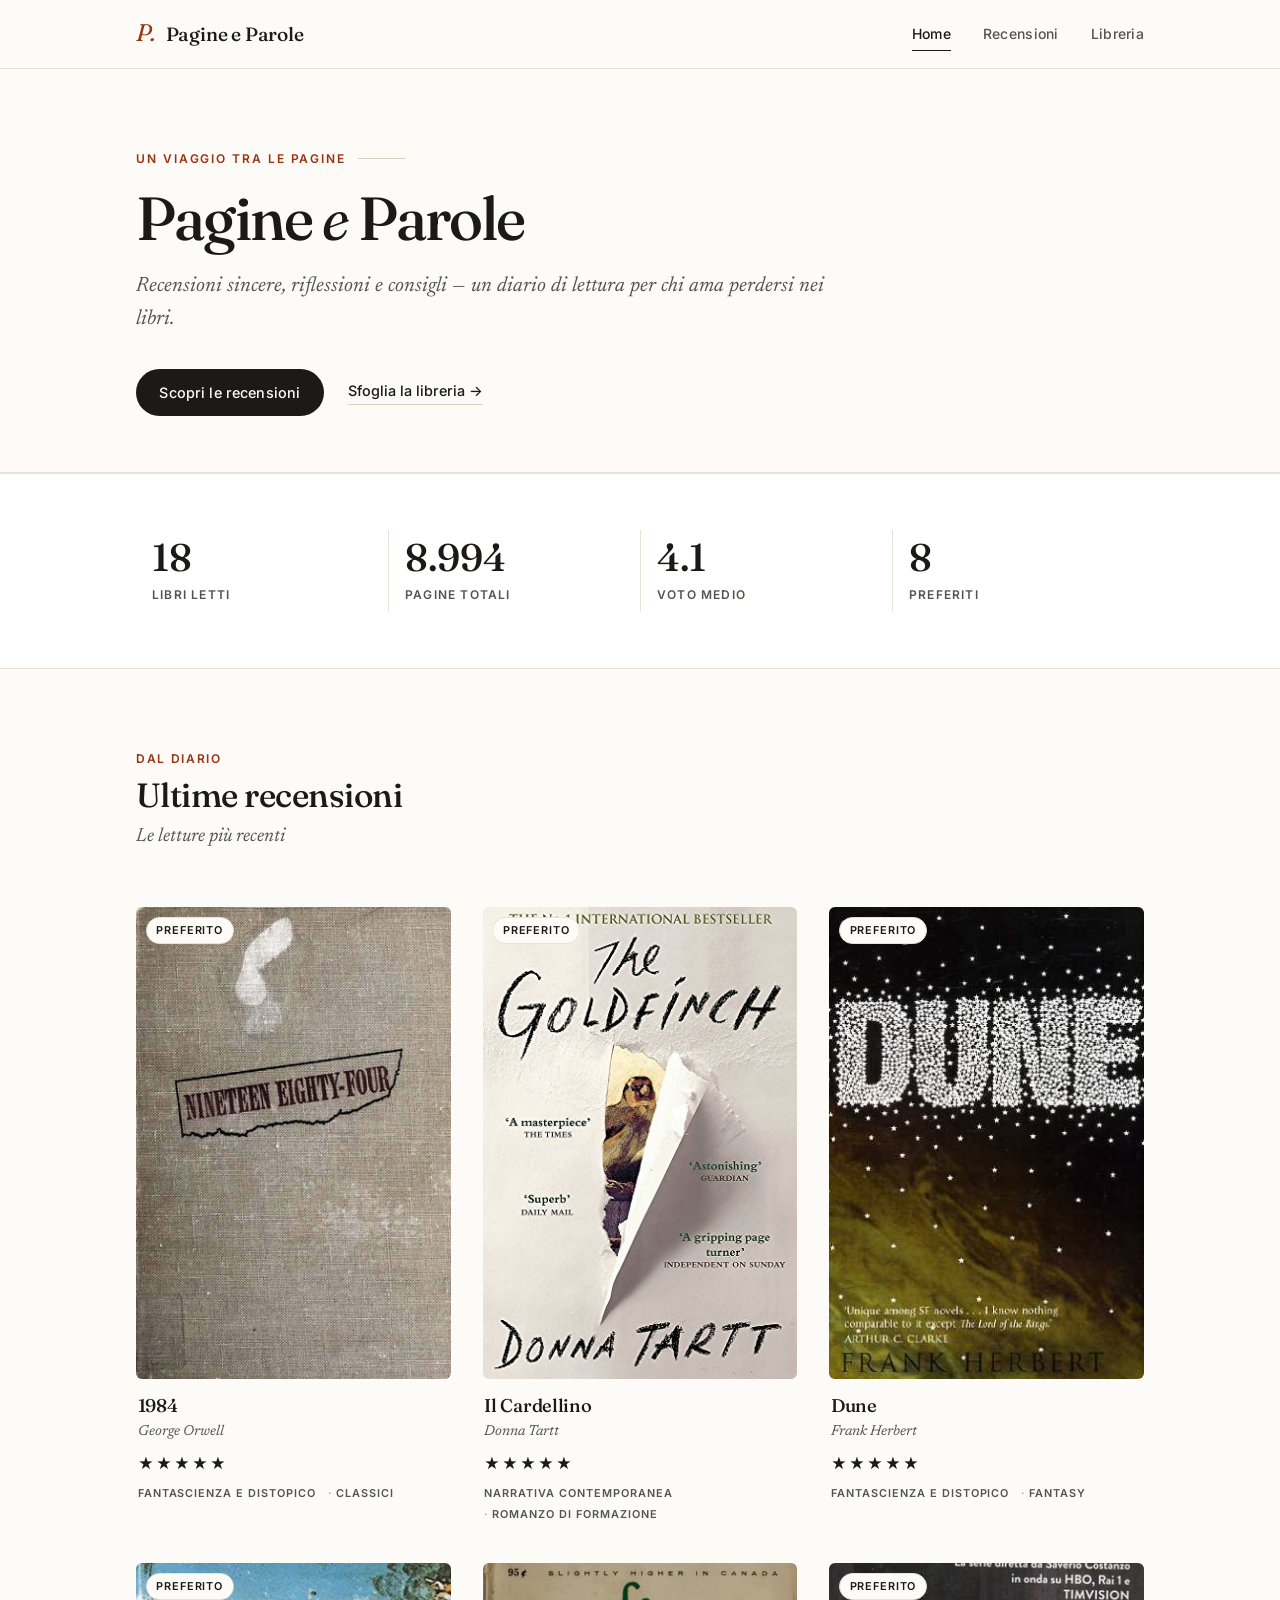
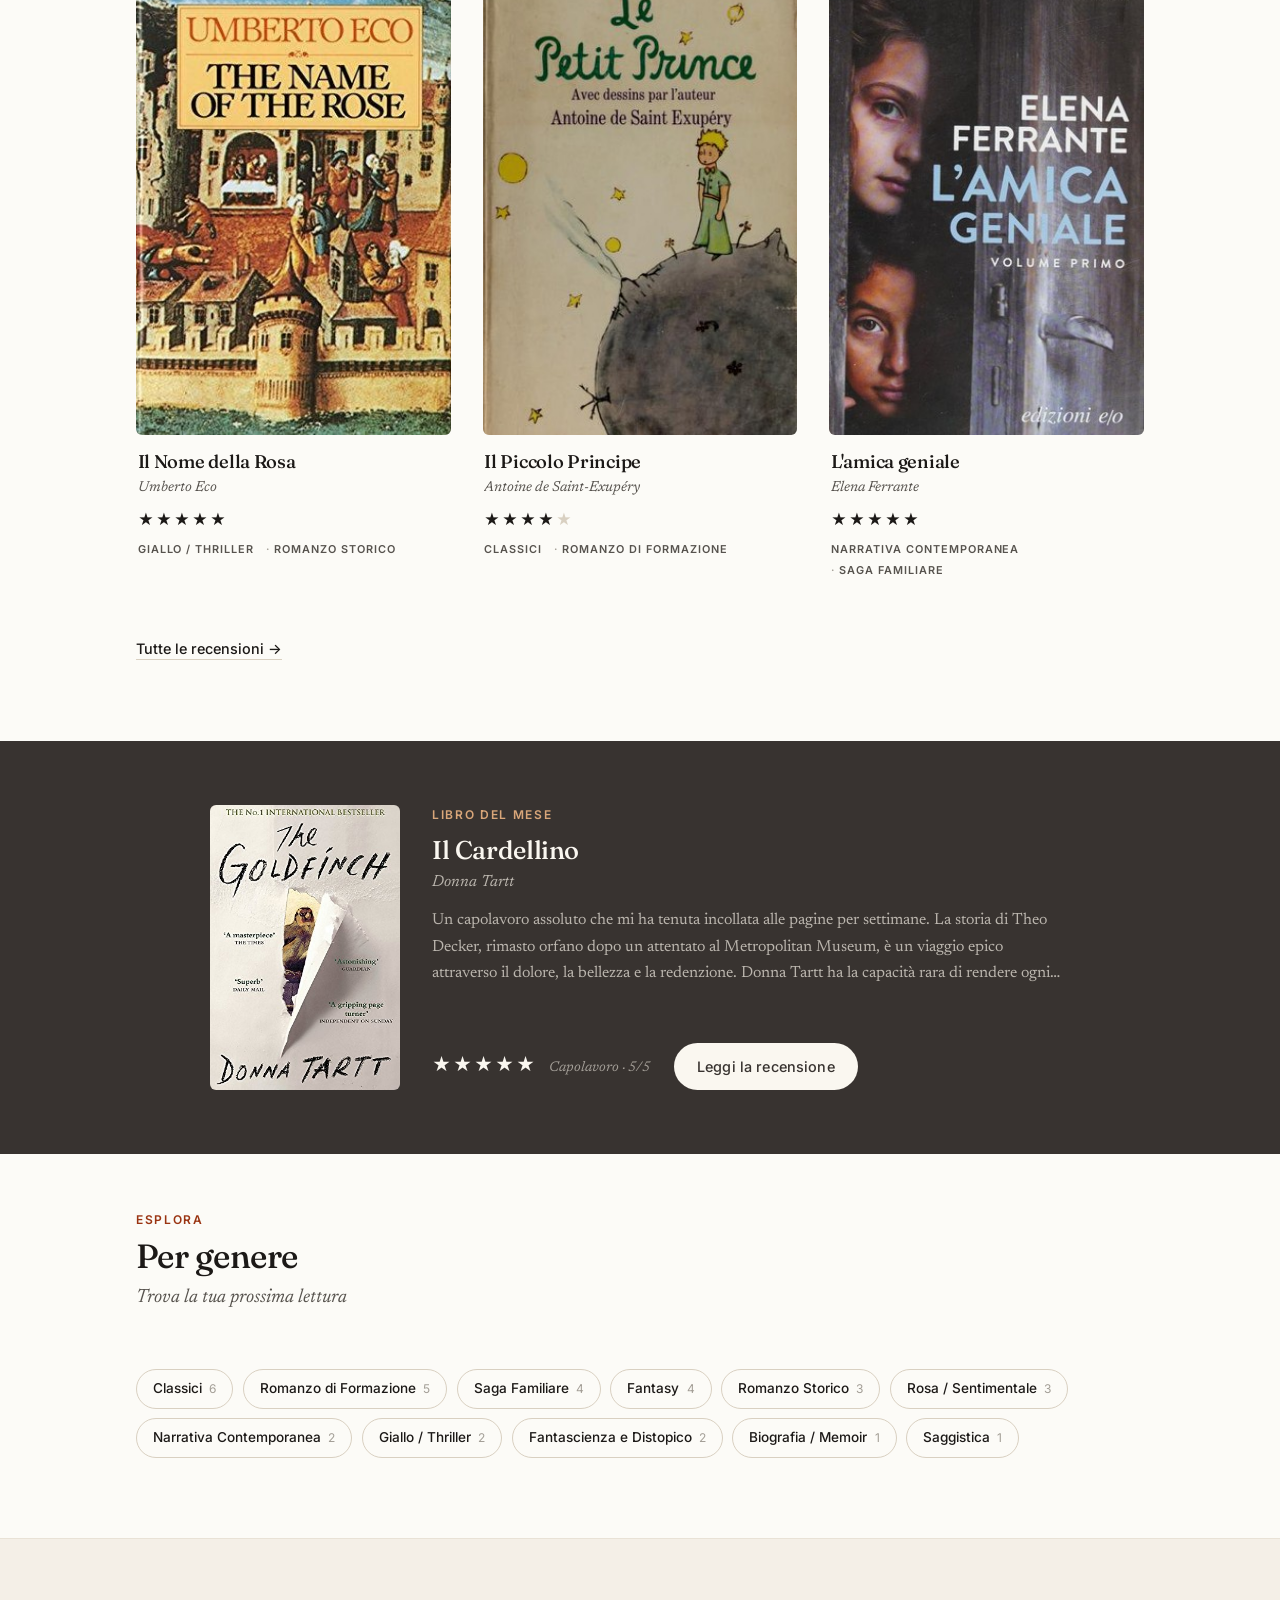
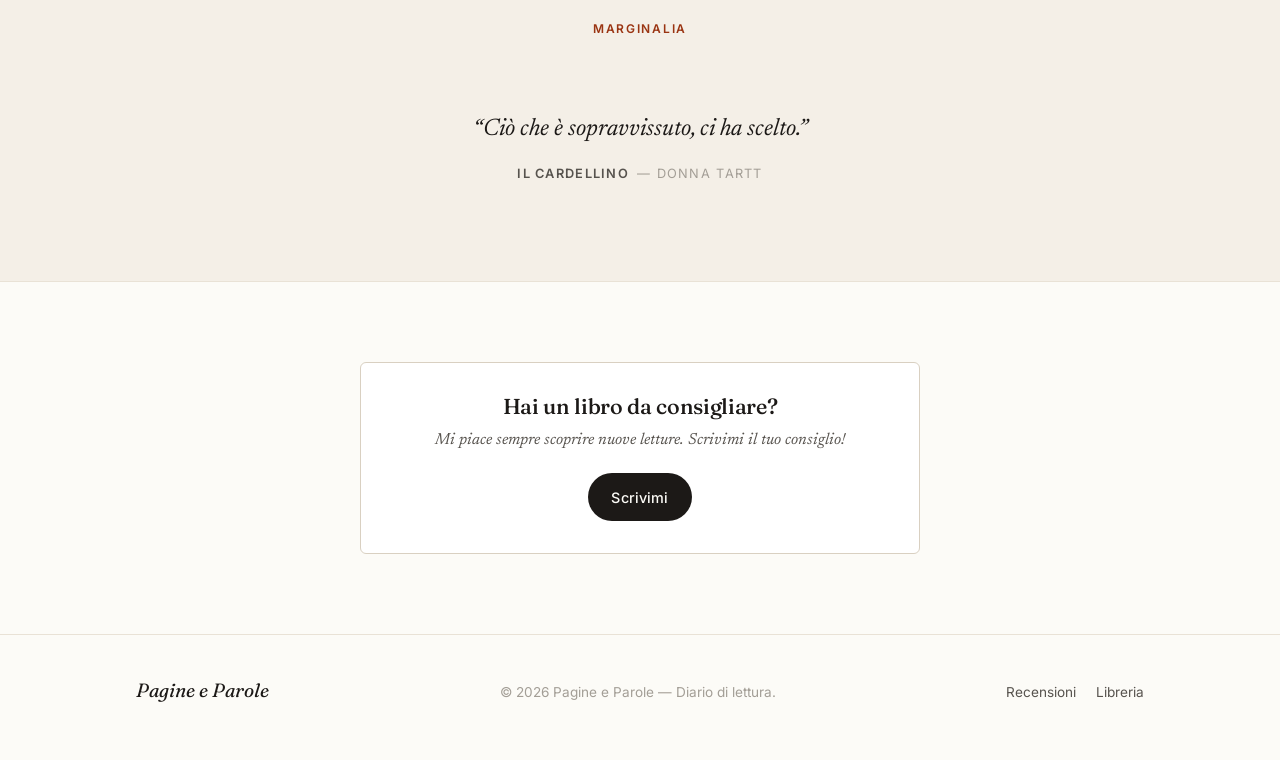
<file: index.html>
<!DOCTYPE html>
<html lang="it">
<head>
    <meta charset="UTF-8">
    <meta name="viewport" content="width=device-width, initial-scale=1.0">
    <meta name="description" content="Pagine e Parole - Recensioni, riflessioni e viaggi tra le pagine. Un blog dedicato agli amanti della lettura.">
    <title>Pagine e Parole - Recensioni Libri</title>

    <!-- CSS -->
    <link rel="stylesheet" href="css/base.css">
    <link rel="stylesheet" href="css/navigation.css">
    <link rel="stylesheet" href="css/components.css">
    <link rel="stylesheet" href="css/pages.css">

    <!-- Favicon -->
    <link rel="icon" href="data:image/svg+xml,%3Csvg xmlns='http://www.w3.org/2000/svg' viewBox='0 0 100 100'%3E%3Crect width='100' height='100' rx='18' fill='%231C1917'/%3E%3Ctext x='50' y='68' font-size='58' text-anchor='middle' fill='%23FCFBF7' font-family='Georgia' font-style='italic'%3EP.%3C/text%3E%3C/svg%3E">
</head>
<body data-page="home">
    <!-- Navbar -->
    <div id="navbar"></div>

    <!-- Hero Section -->
    <section class="hero">
        <div class="container">
            <div class="hero-content">
                <p class="hero-tagline">Un viaggio tra le pagine</p>
                <h1 class="hero-title">Pagine <em>e</em> Parole</h1>
                <p class="hero-description">
                    Recensioni sincere, riflessioni e consigli — un diario di lettura
                    per chi ama perdersi nei libri.
                </p>
                <div class="hero-buttons">
                    <a href="recensioni.html" class="btn btn-primary">Scopri le recensioni</a>
                    <a href="libreria.html" class="link-arrow">Sfoglia la libreria →</a>
                </div>
            </div>
        </div>
    </section>

    <!-- Stats band -->
    <section class="section--band">
        <div class="container">
            <div class="stats-grid" id="stats-grid">
                <div class="loading">Caricamento statistiche...</div>
            </div>
        </div>
    </section>

    <!-- Latest Reviews -->
    <section class="latest-reviews section">
        <div class="container">
            <div class="section-header">
                <span class="section-eyebrow">Dal diario</span>
                <h2 class="section-title">Ultime recensioni</h2>
                <p class="section-subtitle">Le letture più recenti</p>
            </div>
            <div class="book-grid" id="latest-reviews">
                <div class="loading">Caricamento recensioni...</div>
            </div>
            <div class="mt-2xl">
                <a href="recensioni.html" class="link-arrow">Tutte le recensioni →</a>
            </div>
        </div>
    </section>

    <!-- Book of the Month (dark break) -->
    <section class="book-of-month section section--dark" aria-label="Libro del mese">
        <div class="container">
            <div id="book-of-month">
                <div class="loading">Caricamento libro del mese...</div>
            </div>
        </div>
    </section>

    <!-- Genres -->
    <section class="genres-section">
        <div class="container">
            <div class="section-header">
                <span class="section-eyebrow">Esplora</span>
                <h2 class="section-title">Per genere</h2>
                <p class="section-subtitle">Trova la tua prossima lettura</p>
            </div>
            <div class="genre-chips" id="genre-chips">
                <div class="loading">Caricamento generi...</div>
            </div>
        </div>
    </section>

    <!-- Quote Section -->
    <section class="quote-section section--warm">
        <div class="container container-narrow">
            <div class="section-header section-header--center">
                <span class="section-eyebrow">Marginalia</span>
            </div>
            <div id="quote-section"></div>
        </div>
    </section>

    <!-- CTA -->
    <section class="cta-home">
        <div class="container">
            <div id="home-cta"></div>
        </div>
    </section>

    <!-- Footer -->
    <div id="footer"></div>

    <!-- JavaScript -->
    <script src="js/data-loader.js"></script>
    <script src="js/template-renderer.js"></script>
    <script src="js/component-loader.js"></script>
    <script src="js/app.js"></script>
</body>
</html>
</file>
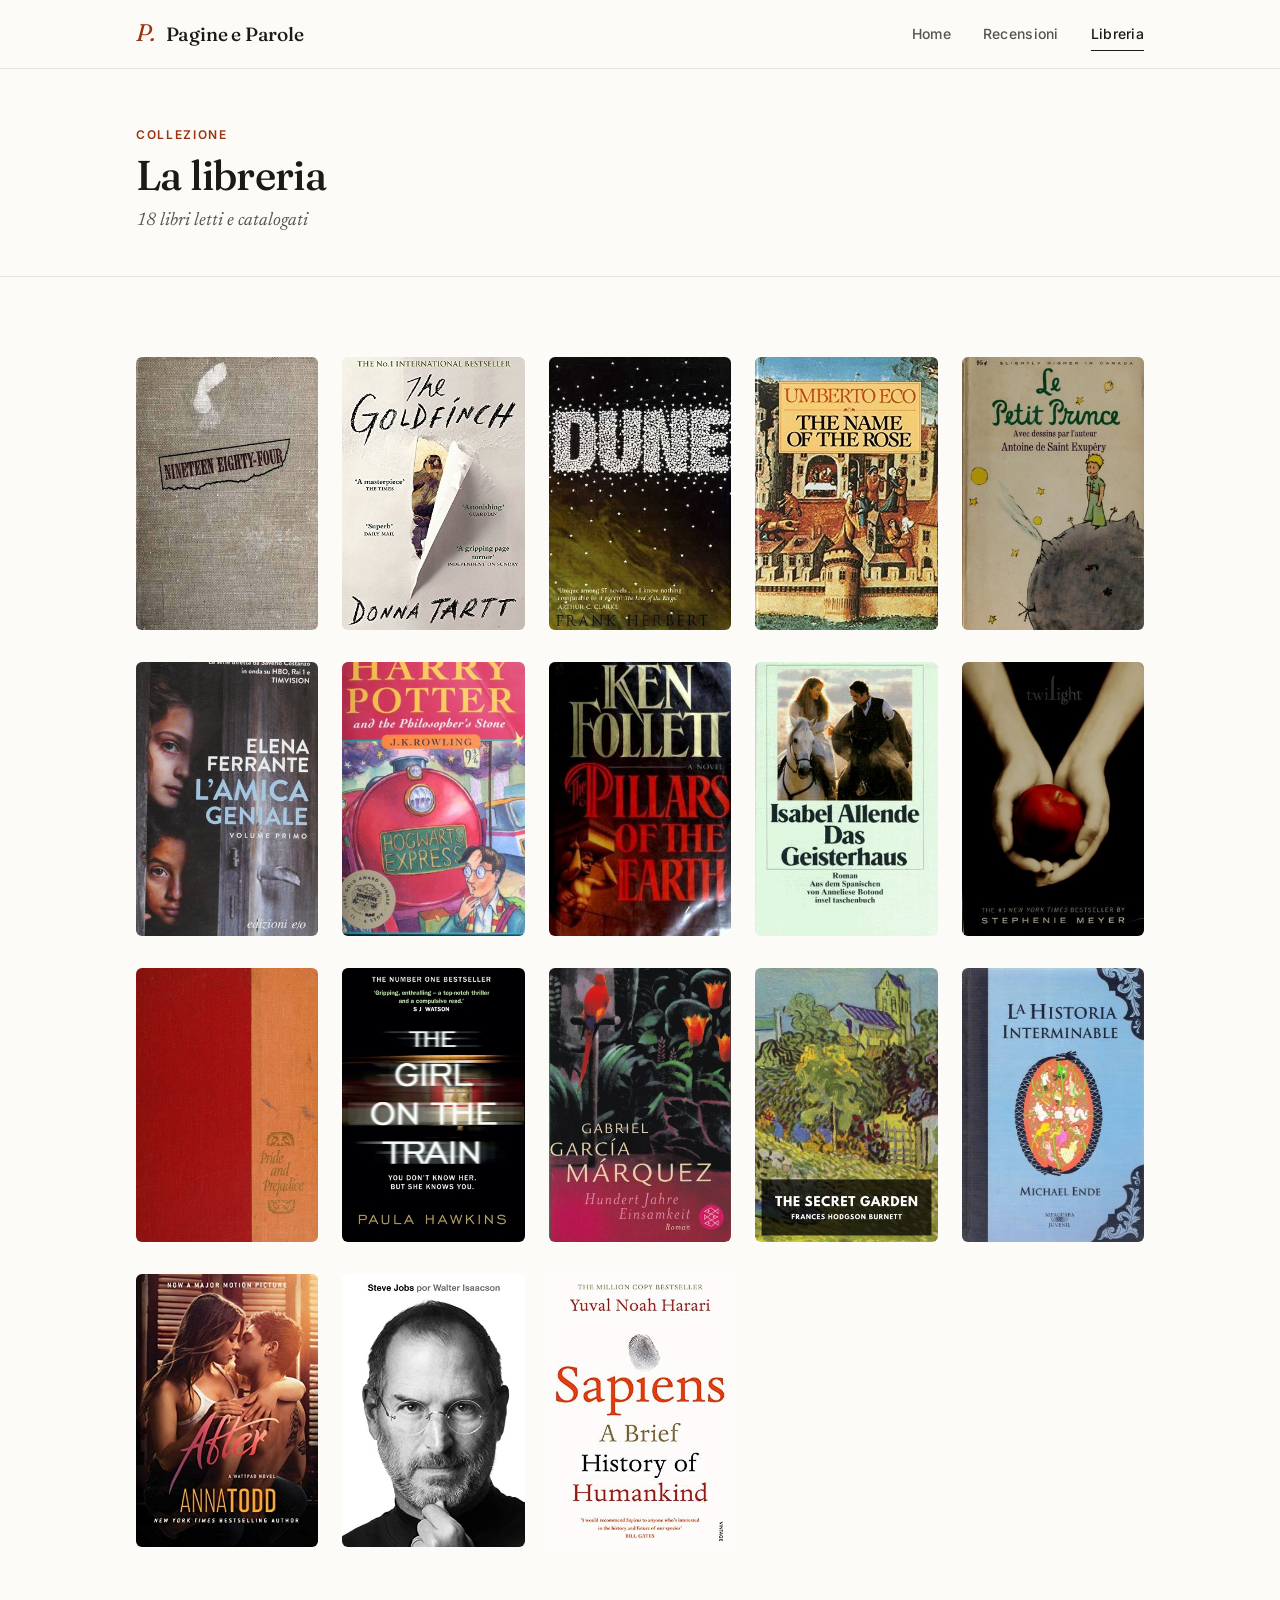
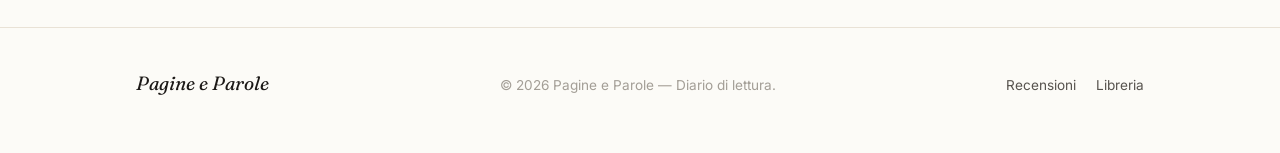
<file: libreria.html>
<!DOCTYPE html>
<html lang="it">
<head>
    <meta charset="UTF-8">
    <meta name="viewport" content="width=device-width, initial-scale=1.0">
    <meta name="description" content="La mia libreria virtuale - Tutte le copertine dei libri letti">
    <title>Libreria - Pagine e Parole</title>
    
    <!-- CSS -->
    <link rel="stylesheet" href="css/base.css">
    <link rel="stylesheet" href="css/navigation.css">
    <link rel="stylesheet" href="css/components.css">
    <link rel="stylesheet" href="css/pages.css">
    
    <!-- Favicon -->
    <link rel="icon" href="data:image/svg+xml,%3Csvg xmlns='http://www.w3.org/2000/svg' viewBox='0 0 100 100'%3E%3Crect width='100' height='100' rx='18' fill='%231C1917'/%3E%3Ctext x='50' y='68' font-size='58' text-anchor='middle' fill='%23FCFBF7' font-family='Georgia' font-style='italic'%3EP.%3C/text%3E%3C/svg%3E">
</head>
<body data-page="libreria">
    <!-- Navbar -->
    <div id="navbar"></div>
    
    <!-- Page Header -->
    <header class="page-header">
        <div class="container">
            <span class="section-eyebrow">Collezione</span>
            <h1 class="page-header-title">La libreria</h1>
            <p class="page-header-subtitle">
                <span id="library-count">0</span> libri letti e catalogati
            </p>
        </div>
    </header>
    
    <!-- Library Grid -->
    <section class="section">
        <div class="container">
            <div class="library-grid" id="library-grid">
                <div class="loading">Caricamento libreria...</div>
            </div>
        </div>
    </section>
    
    <!-- Footer -->
    <div id="footer"></div>
    
    <!-- JavaScript -->
    <script src="js/data-loader.js"></script>
    <script src="js/template-renderer.js"></script>
    <script src="js/component-loader.js"></script>
    <script src="js/app.js"></script>
</body>
</html>
</file>
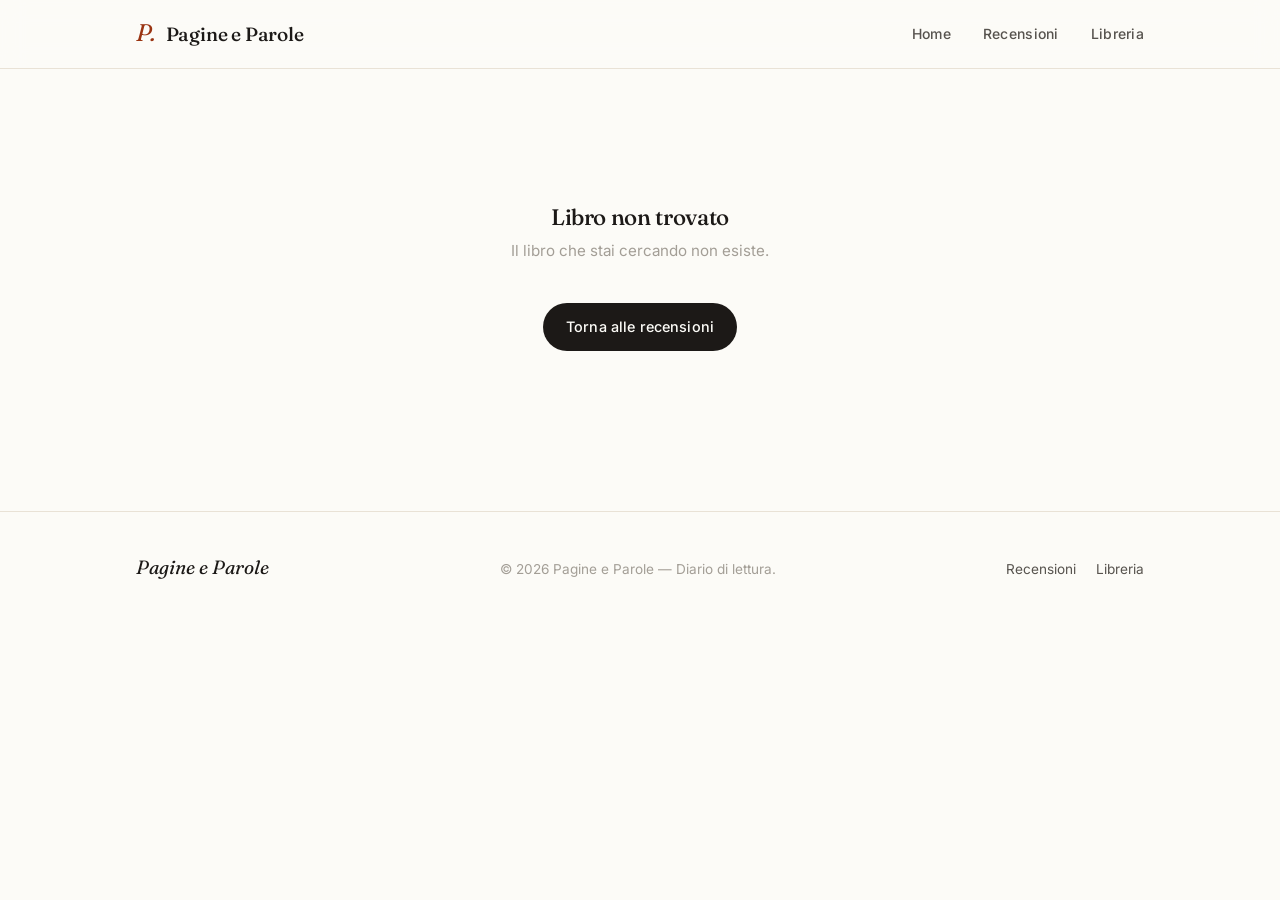
<file: libro.html>
<!DOCTYPE html>
<html lang="it">
<head>
    <meta charset="UTF-8">
    <meta name="viewport" content="width=device-width, initial-scale=1.0">
    <meta name="description" content="Recensione libro - Pagine e Parole">
    <title>Recensione - Pagine e Parole</title>
    
    <!-- CSS -->
    <link rel="stylesheet" href="css/base.css">
    <link rel="stylesheet" href="css/navigation.css">
    <link rel="stylesheet" href="css/components.css">
    <link rel="stylesheet" href="css/pages.css">
    
    <!-- Favicon -->
    <link rel="icon" href="data:image/svg+xml,%3Csvg xmlns='http://www.w3.org/2000/svg' viewBox='0 0 100 100'%3E%3Crect width='100' height='100' rx='18' fill='%231C1917'/%3E%3Ctext x='50' y='68' font-size='58' text-anchor='middle' fill='%23FCFBF7' font-family='Georgia' font-style='italic'%3EP.%3C/text%3E%3C/svg%3E">
</head>
<body data-page="libro">
    <!-- Navbar -->
    <div id="navbar"></div>
    
    <!-- Book Content -->
    <section class="book-single">
        <div class="container">
            <a href="recensioni.html" class="back-link">← Torna alle recensioni</a>
            <nav class="breadcrumb" aria-label="Percorso">
                <a href="index.html">Home</a>
                <span class="breadcrumb-sep">/</span>
                <a href="recensioni.html">Recensioni</a>
                <span class="breadcrumb-sep">/</span>
                <span class="breadcrumb-current" id="crumb-title">…</span>
            </nav>
            <div class="book-single-grid">
                <!-- Cover + details -->
                <aside class="book-single-cover">
                    <div id="book-cover">
                        <div class="loading">Caricamento...</div>
                    </div>
                    <div class="book-single-details">
                        <h3 class="book-single-details-title">Dettagli</h3>
                        <div class="book-single-details-grid" id="book-details">
                            <div class="loading">Caricamento dettagli...</div>
                        </div>
                    </div>
                </aside>
                
                <!-- Content -->
                <article class="book-single-content">
                    <!-- Header -->
                    <header class="book-single-header">
                        <h1 class="book-single-title" id="book-title">Caricamento...</h1>
                        <p class="book-single-author" id="book-author"></p>

                        <div class="book-meta" id="book-meta"></div>

                        <div class="book-single-rating" id="book-rating">
                            <!-- Rating will be inserted here -->
                        </div>
                        
                        <div class="book-single-genres tags" id="book-genres">
                            <!-- Genres will be inserted here -->
                        </div>
                    </header>
                    
                    <!-- Review -->
                    <section class="book-single-review">
                        <h2 class="book-single-review-title">Recensione</h2>
                        <div class="book-single-review-text" id="book-review">
                            <div class="loading">Caricamento recensione...</div>
                        </div>
                    </section>
                    
                    <!-- Quotes -->
                    <section class="book-single-quotes" id="quotes-section">
                        <h2 class="book-single-quotes-title">Passi scelti</h2>
                        <div class="book-single-quotes-list" id="book-quotes">
                            <!-- Quotes will be inserted here -->
                        </div>
                    </section>
                    
                    <!-- Tags -->
                    <section>
                        <div class="tags" id="book-tags">
                            <!-- Tags will be inserted here -->
                        </div>
                    </section>
                </article>
            </div>

            <!-- Related -->
            <section class="related" id="related-section" style="display:none;">
                <div class="section-header">
                    <span class="section-eyebrow">Continua a leggere</span>
                    <h2 class="section-title" style="font-size:1.6rem;">Potrebbe piacerti anche</h2>
                </div>
                <div class="book-grid" id="related-books"></div>
            </section>
        </div>
    </section>
    
    <!-- Footer -->
    <div id="footer"></div>
    
    <!-- JavaScript -->
    <script src="js/data-loader.js"></script>
    <script src="js/template-renderer.js"></script>
    <script src="js/component-loader.js"></script>
    <script src="js/app.js"></script>
</body>
</html>
</file>
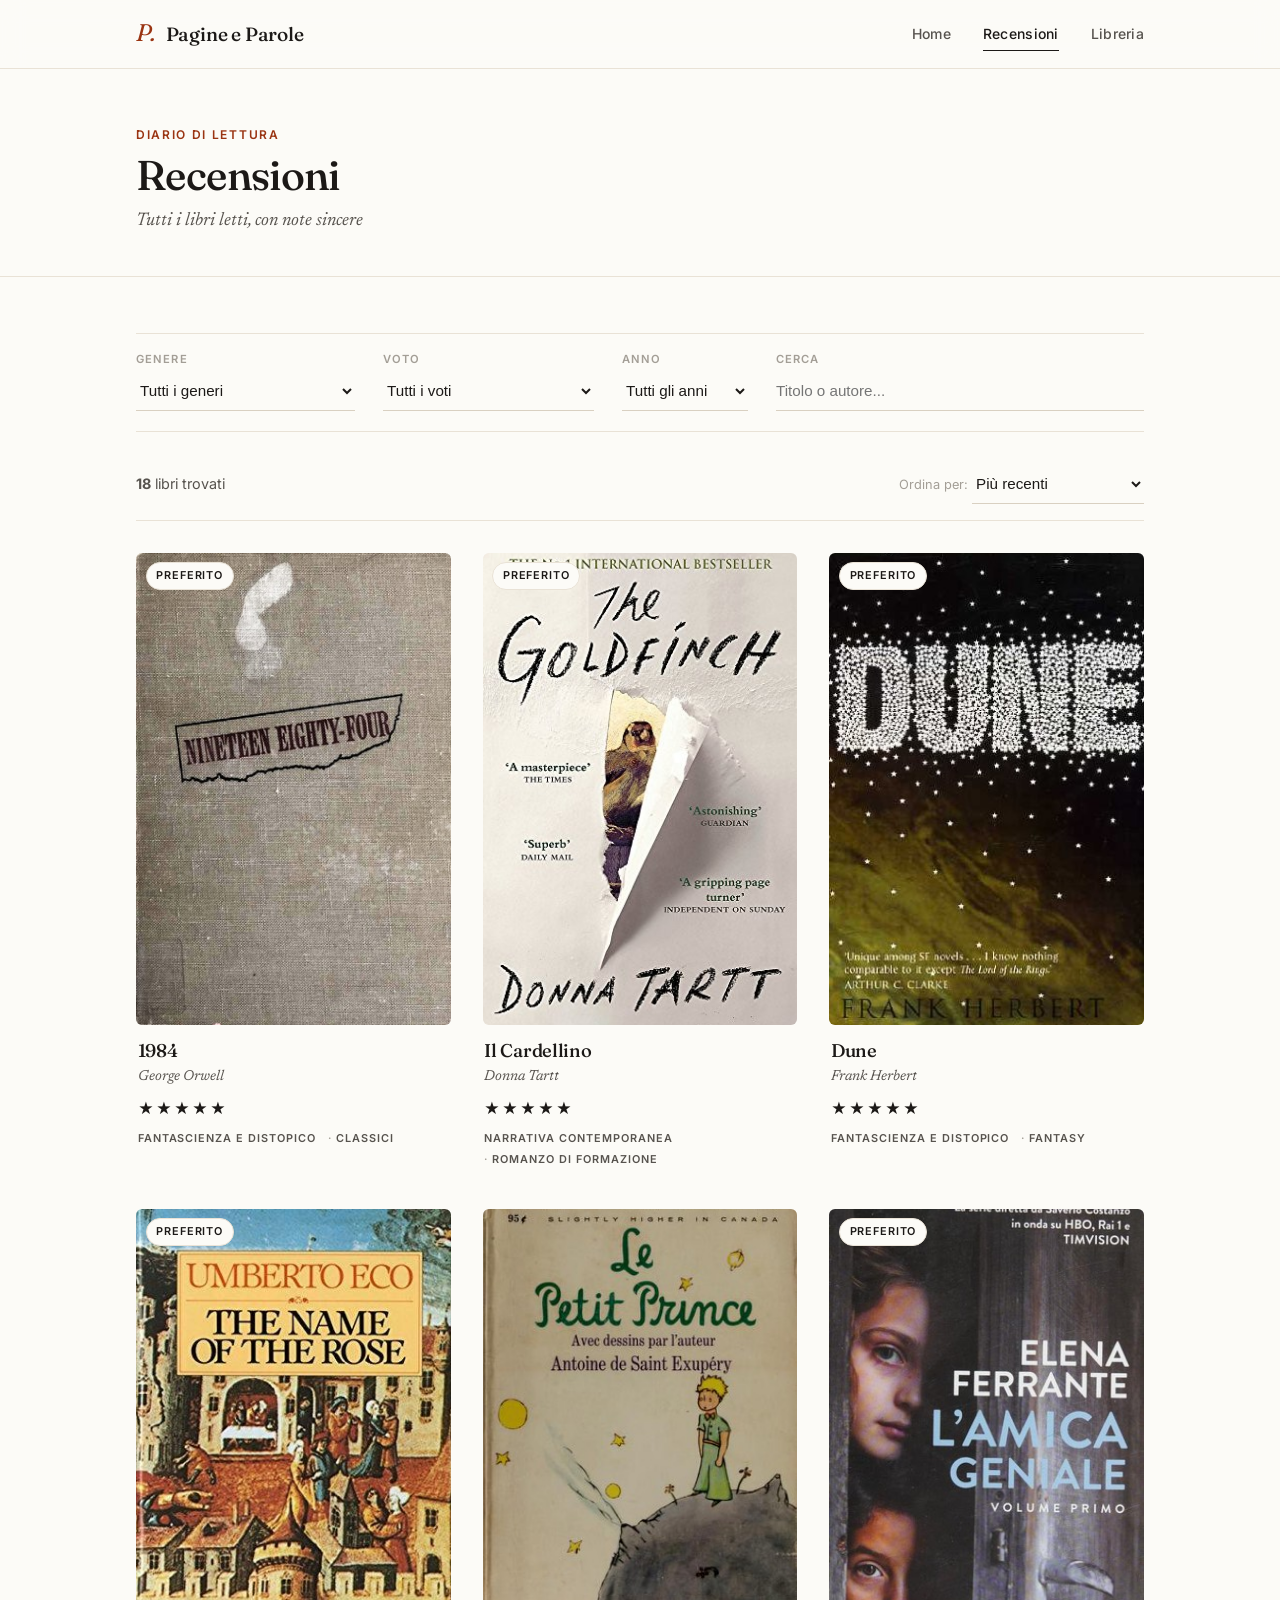
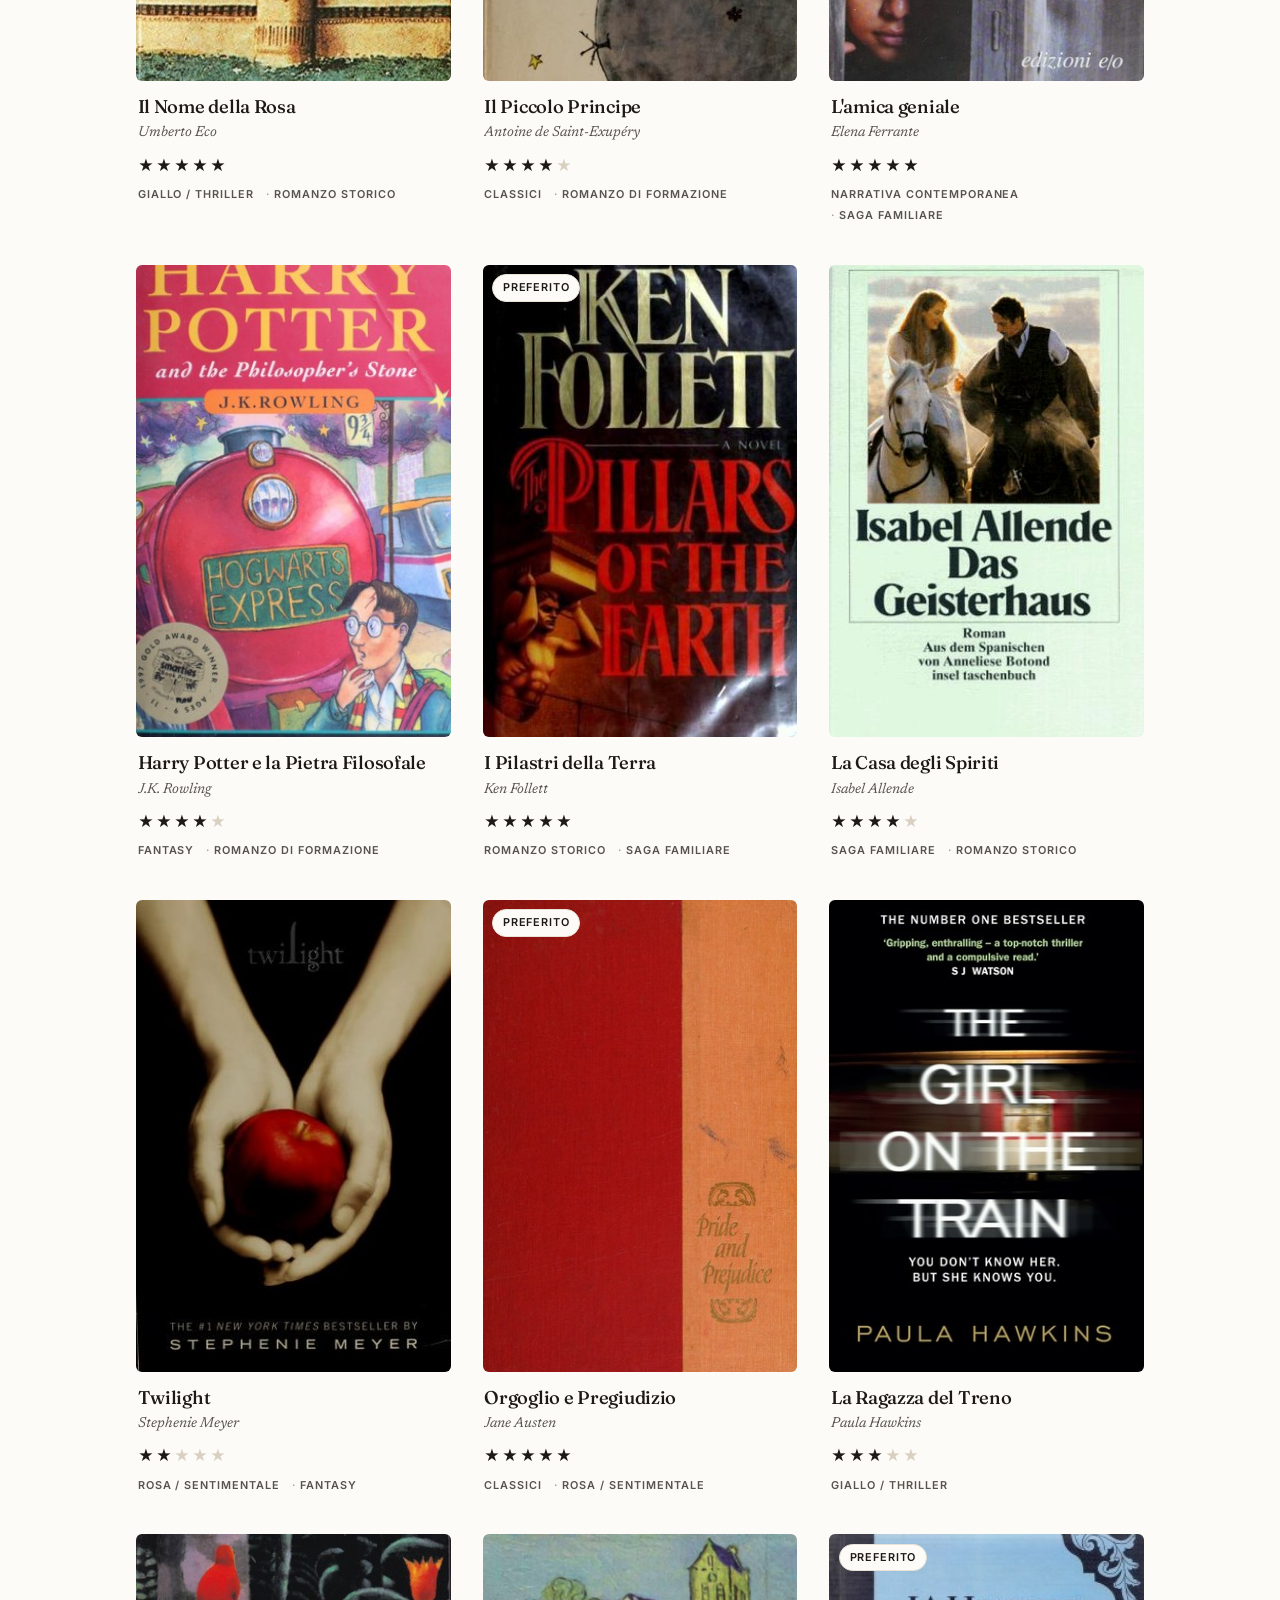
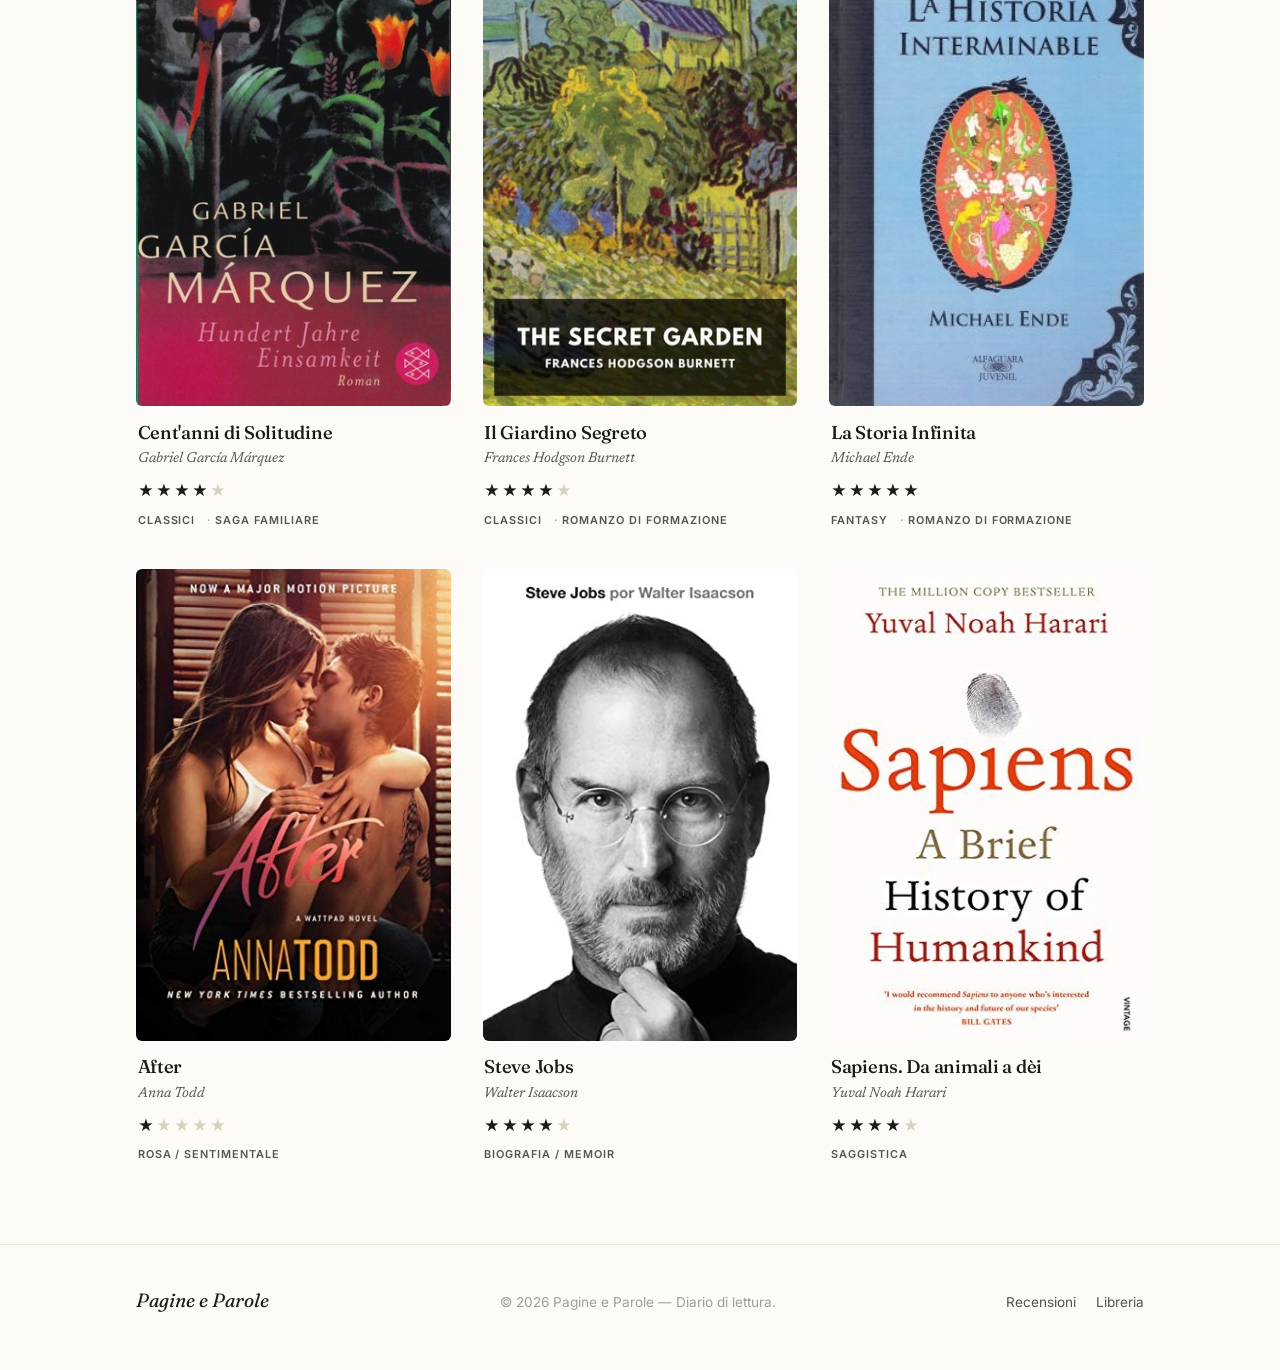
<file: recensioni.html>
<!DOCTYPE html>
<html lang="it">
<head>
    <meta charset="UTF-8">
    <meta name="viewport" content="width=device-width, initial-scale=1.0">
    <meta name="description" content="Tutte le recensioni dei libri letti - Pagine e Parole">
    <title>Recensioni - Pagine e Parole</title>
    
    <!-- CSS -->
    <link rel="stylesheet" href="css/base.css">
    <link rel="stylesheet" href="css/navigation.css">
    <link rel="stylesheet" href="css/components.css">
    <link rel="stylesheet" href="css/pages.css">
    
    <!-- Favicon -->
    <link rel="icon" href="data:image/svg+xml,%3Csvg xmlns='http://www.w3.org/2000/svg' viewBox='0 0 100 100'%3E%3Crect width='100' height='100' rx='18' fill='%231C1917'/%3E%3Ctext x='50' y='68' font-size='58' text-anchor='middle' fill='%23FCFBF7' font-family='Georgia' font-style='italic'%3EP.%3C/text%3E%3C/svg%3E">
</head>
<body data-page="recensioni">
    <!-- Navbar -->
    <div id="navbar"></div>
    
    <!-- Page Header -->
    <header class="page-header">
        <div class="container">
            <span class="section-eyebrow">Diario di lettura</span>
            <h1 class="page-header-title">Recensioni</h1>
            <p class="page-header-subtitle">Tutti i libri letti, con note sincere</p>
        </div>
    </header>
    
    <!-- Filters & Content -->
    <section class="filters-section">
        <div class="container">
            <!-- Filter Bar -->
            <div class="filter-bar">
                <div class="filter-row">
                    <div class="filter-group">
                        <label class="filter-label">Genere</label>
                        <select class="filter-select" id="filter-genre">
                            <option value="">Tutti i generi</option>
                        </select>
                    </div>
                    
                    <div class="filter-group">
                        <label class="filter-label">Voto</label>
                        <select class="filter-select" id="filter-rating">
                            <option value="">Tutti i voti</option>
                        </select>
                    </div>
                    
                    <div class="filter-group">
                        <label class="filter-label">Anno</label>
                        <select class="filter-select" id="filter-year">
                            <option value="">Tutti gli anni</option>
                        </select>
                    </div>
                    
                    <div class="filter-group filter-search">
                        <label class="filter-label">Cerca</label>
                        <input type="text" id="filter-search" placeholder="Titolo o autore...">
                    </div>
                </div>
            </div>
            
            <!-- Results Info -->
            <div class="results-info">
                <span class="results-count" id="results-count">Caricamento...</span>
                <div class="results-sort">
                    <label for="filter-sort">Ordina per:</label>
                    <select class="filter-select" id="filter-sort">
                        <option value="date-desc">Più recenti</option>
                        <option value="date-asc">Meno recenti</option>
                        <option value="rating-desc">Voto (decrescente)</option>
                        <option value="rating-asc">Voto (crescente)</option>
                        <option value="title-asc">Titolo (A-Z)</option>
                        <option value="title-desc">Titolo (Z-A)</option>
                    </select>
                </div>
            </div>
            
            <!-- Books Grid -->
            <div class="book-grid" id="books-grid">
                <div class="loading">Caricamento libri...</div>
            </div>
        </div>
    </section>
    
    <!-- Footer -->
    <div id="footer"></div>
    
    <!-- JavaScript -->
    <script src="js/data-loader.js"></script>
    <script src="js/template-renderer.js"></script>
    <script src="js/component-loader.js"></script>
    <script src="js/app.js"></script>
</body>
</html>
</file>
<file: css/base.css>
@import url('https://fonts.googleapis.com/css2?family=Fraunces:ital,opsz,wght@0,9..144,400;0,9..144,500;0,9..144,600;1,9..144,400;1,9..144,500&family=Inter:wght@400;500;600&family=Newsreader:ital,opsz,wght@0,6..72,400;0,6..72,500;1,6..72,400&display=swap');

/**
 * Base — Pagine e Parole · Edizione editoriale (A)
 * Carta calda, inchiostro, un solo accento terracotta. Niente gradienti, niente ombre dure.
 */

:root {
    --paper: #FCFBF7;
    --paper-warm: #F4EFE7;
    --paper-deep: #ECE4D5;
    --card: #FFFFFF;
    --ink: #1C1917;
    --ink-deep: #383330;
    --ink-2: #57534E;
    --muted: #A39E96;
    --line: #E9E2D6;
    --line-strong: #D9D0C1;
    --accent: #9A3412;
    --accent-soft: #F5E8DF;
    --star: #1C1917;
    --star-empty: #D9D0C1;
    --font-display: 'Fraunces', Georgia, 'Times New Roman', serif;
    --font-body: 'Newsreader', Georgia, serif;
    --font-sans: 'Inter', -apple-system, BlinkMacSystemFont, 'Segoe UI', sans-serif;
    --space-xs: 0.25rem;
    --space-sm: 0.5rem;
    --space-md: 1rem;
    --space-lg: 1.5rem;
    --space-xl: 2.25rem;
    --space-2xl: 3.5rem;
    --space-3xl: 5rem;
    --radius: 3px;
    --radius-lg: 6px;
    --radius-full: 9999px;
    --transition: 180ms ease;
    --container-max: 1080px;
    --container-narrow: 680px;
}

*, *::before, *::after { box-sizing: border-box; margin: 0; padding: 0; }

html {
    scroll-behavior: smooth;
    -webkit-font-smoothing: antialiased;
    -moz-osx-font-smoothing: grayscale;
    overflow-x: clip;
}

body {
    font-family: var(--font-sans);
    font-size: 1rem;
    line-height: 1.6;
    color: var(--ink);
    background: var(--paper);
    min-height: 100vh;
    display: flex;
    flex-direction: column;
    overflow-x: clip;
}

h1, h2, h3, h4, h5, h6 {
    font-family: var(--font-display);
    font-weight: 500;
    line-height: 1.15;
    letter-spacing: -0.015em;
    color: var(--ink);
}

h1 { font-size: 2.75rem; }
h2 { font-size: 2rem; }
h3 { font-size: 1.375rem; }
h4 { font-size: 1.125rem; }

p { margin-bottom: 1rem; }
p:last-child { margin-bottom: 0; }

a { color: inherit; text-decoration: none; transition: var(--transition); }

/* Immagini sempre contenute — gli attributi width/height HTML servono solo anti-layout-shift */
img { max-width: 100%; height: auto; display: block; }
.book-card-cover img, .featured-book-cover img, .library-item img { height: 100%; }
.book-single-cover img { width: 100%; aspect-ratio: 2 / 3; object-fit: cover; }

/* Contenitori — più aria, misura di lettura stretta */
.container {
    width: 100%;
    max-width: var(--container-max);
    margin: 0 auto;
    padding: 0 var(--space-xl);
}
.container-narrow { max-width: var(--container-narrow); }

.section { padding: var(--space-3xl) 0; }

/* Intestazioni sezione: eyebrow + titolo serif, allineate a sinistra */
.section-header {
    text-align: left;
    margin-bottom: var(--space-2xl);
    max-width: 640px;
}
.section-eyebrow {
    font-family: var(--font-sans);
    font-size: 0.75rem;
    font-weight: 600;
    text-transform: uppercase;
    letter-spacing: 0.14em;
    color: var(--accent);
    margin-bottom: var(--space-sm);
    display: block;
}
.section-title {
    font-size: 2.1rem;
    margin-bottom: var(--space-sm);
    color: var(--ink);
}
.section-subtitle {
    font-family: var(--font-body);
    font-size: 1.2rem;
    font-style: italic;
    color: var(--ink-2);
    line-height: 1.5;
}

/* Sfondi: piatti, mai gradienti. Ogni sezione ha il suo tono. */
.bg-white { background: var(--paper); }
.bg-cream { background: var(--paper-warm); }
.bg-dark { background: var(--ink); color: var(--paper); }
.bg-dark h1, .bg-dark h2, .bg-dark h3 { color: var(--paper); }

/* Fascia bianca con filetti — stacca le statistiche */
.section--band { background: #fff; border-top: 1px solid var(--line); border-bottom: 1px solid var(--line); padding: var(--space-2xl) 0; }
.section--band .stats-grid { border-top: none; border-bottom: none; }
.section--band .stat-card { padding: 0.5rem 1rem; }
/* Stacco scuro editoriale — un solo momento scuro per pagina */
.section--dark { background: var(--ink-deep); color: #EDE8DE; }
.section--dark .section-title { color: #FAF7F0; }
.section--dark .section-subtitle { color: rgba(237,232,222,0.65); }
.section--dark .section-eyebrow { color: #D9A679; }
/* Fascia calda */
.section--warm { background: var(--paper-warm); border-top: 1px solid var(--line); border-bottom: 1px solid var(--line); }

/* Utility testo */
.text-center { text-align: center; }
.text-muted { color: var(--muted); }
.font-serif { font-family: var(--font-body); }
.font-italic { font-style: italic; }

/* Regola sottile editoriale */
.rule {
    border: none;
    border-top: 1px solid var(--line);
    margin: var(--space-2xl) 0;
}

/* Spaziature */
.mt-sm { margin-top: var(--space-sm); }
.mt-md { margin-top: var(--space-md); }
.mt-lg { margin-top: var(--space-lg); }
.mt-xl { margin-top: var(--space-xl); }
.mt-2xl { margin-top: var(--space-2xl); }
.mb-sm { margin-bottom: var(--space-sm); }
.mb-md { margin-bottom: var(--space-md); }
.mb-lg { margin-bottom: var(--space-lg); }
.mb-xl { margin-bottom: var(--space-xl); }
.mb-2xl { margin-bottom: var(--space-2xl); }

/* Loading discreto */
.loading {
    display: flex;
    align-items: center;
    gap: var(--space-sm);
    padding: var(--space-2xl);
    color: var(--muted);
    font-size: 0.9rem;
    grid-column: 1 / -1;
    width: 100%;
    justify-content: center;
}
.loading::after {
    content: '';
    width: 16px;
    height: 16px;
    border: 1.5px solid var(--line-strong);
    border-top-color: var(--ink);
    border-radius: 50%;
    animation: spin 0.8s linear infinite;
}
@keyframes spin { to { transform: rotate(360deg); } }

@media (max-width: 768px) {
    h1 { font-size: 2.1rem; }
    h2 { font-size: 1.65rem; }
    .section { padding: var(--space-2xl) 0; }
    .section-title { font-size: 1.7rem; }
    .container { padding: 0 var(--space-md); }
}
@media (max-width: 480px) {
    h1 { font-size: 1.8rem; }
    .section-title { font-size: 1.5rem; }
    .section-subtitle { font-size: 1.05rem; }
}
</file>
<file: css/navigation.css>
/**
 * Navigation — linea sottile, blur carta, niente ombre.
 */

.navbar {
    background: rgba(252, 251, 247, 0.88);
    backdrop-filter: blur(12px);
    -webkit-backdrop-filter: blur(12px);
    border-bottom: 1px solid var(--line);
    position: sticky;
    top: 0;
    z-index: 1000;
}

.navbar .container {
    display: flex;
    align-items: center;
    justify-content: space-between;
    height: 68px;
}

.nav-logo {
    display: flex;
    align-items: baseline;
    gap: 0.6rem;
    text-decoration: none;
    flex-shrink: 0;
}

.nav-logo-mark {
    font-family: var(--font-display);
    font-style: italic;
    font-size: 1.5rem;
    line-height: 1;
    color: var(--accent);
}

.nav-logo-text {
    font-family: var(--font-display);
    font-size: 1.2rem;
    font-weight: 500;
    letter-spacing: -0.01em;
    color: var(--ink);
    white-space: nowrap;
}

.nav-links {
    display: flex;
    align-items: center;
    gap: 2rem;
}

.nav-link {
    font-family: var(--font-sans);
    font-size: 0.875rem;
    font-weight: 500;
    letter-spacing: 0.02em;
    color: var(--ink-2);
    text-decoration: none;
    padding: 0.25rem 0;
    position: relative;
    transition: color var(--transition);
    white-space: nowrap;
}

.nav-link::after {
    content: '';
    position: absolute;
    bottom: -2px;
    left: 0;
    width: 0;
    height: 1px;
    background: var(--ink);
    transition: width var(--transition);
}

.nav-link:hover { color: var(--ink); }
.nav-link:hover::after,
.nav-link.active::after { width: 100%; }
.nav-link.active { color: var(--ink); }

.nav-toggle {
    display: none;
    flex-direction: column;
    justify-content: center;
    gap: 5px;
    background: none;
    border: none;
    cursor: pointer;
    padding: 0.5rem;
    min-width: 44px;
    min-height: 44px;
    align-items: center;
}
.nav-toggle span {
    display: block;
    width: 20px;
    height: 1.5px;
    background: var(--ink);
    transition: transform var(--transition), opacity var(--transition);
    transform-origin: center;
}
.nav-toggle.open span:nth-child(1) { transform: translateY(6.5px) rotate(45deg); }
.nav-toggle.open span:nth-child(2) { opacity: 0; }
.nav-toggle.open span:nth-child(3) { transform: translateY(-6.5px) rotate(-45deg); }

@media (max-width: 768px) {
    .nav-toggle { display: flex; }
    .nav-links {
        display: flex;
        flex-direction: column;
        align-items: stretch;
        gap: 0;
        position: absolute;
        top: 68px;
        left: 0;
        right: 0;
        background: var(--paper);
        border-bottom: 1px solid var(--line);
        padding: 0 var(--space-md);
        max-height: 0;
        overflow: hidden;
        transition: max-height 0.28s ease, padding 0.28s ease;
        visibility: hidden;
    }
    .nav-links.active {
        max-height: 320px;
        padding: 0.5rem var(--space-md) 1rem;
        visibility: visible;
    }
    .nav-link {
        width: 100%;
        padding: 0.8rem 0.25rem;
        font-size: 1rem;
        border-top: 1px solid var(--line);
    }
    .nav-link:first-child { border-top: none; }
    .nav-link::after { display: none; }
}
</file>
<file: css/components.css>
/**
 * Components — editoriale minimale. Niente card-ombra, niente pill appariscenti.
 */

/* ─── Bottoni: uno primario inchiostro, resto link sottolineati ─── */
.btn {
    display: inline-flex;
    align-items: center;
    justify-content: center;
    gap: 0.5rem;
    padding: 0.7rem 1.4rem;
    font-size: 0.9rem;
    font-weight: 500;
    font-family: var(--font-sans);
    letter-spacing: 0.01em;
    border-radius: var(--radius-full);
    cursor: pointer;
    border: 1px solid transparent;
    transition: var(--transition);
    white-space: nowrap;
}
.btn-primary {
    background: var(--ink);
    color: var(--paper);
}
.btn-primary:hover { background: #000; color: var(--paper); }
.btn-secondary {
    background: transparent;
    color: var(--ink);
    border-color: var(--line-strong);
}
.btn-secondary:hover { border-color: var(--ink); }
.btn-outline {
    background: transparent;
    color: var(--paper);
    border-color: rgba(255,255,255,0.4);
}
.btn-outline:hover { border-color: var(--paper); color: var(--paper); }
.btn-accent { display: none; } /* dismesso: un solo accento tipografico */

/* Link editoriale con freccia */
.link-arrow {
    font-size: 0.9rem;
    font-weight: 500;
    border-bottom: 1px solid var(--line-strong);
    padding-bottom: 2px;
}
.link-arrow:hover { border-color: var(--ink); }

/* Torna indietro — sopra il breadcrumb */
.back-link {
    display: inline-flex;
    align-items: center;
    gap: 0.4rem;
    font-size: 0.875rem;
    font-weight: 500;
    color: var(--ink-2);
    margin-bottom: 1.25rem;
    border-bottom: 1px solid transparent;
    padding-bottom: 2px;
}
.back-link:hover { color: var(--ink); border-color: var(--ink); }

/* ─── Stelle: inchiostro sottile, mai oro ─── */
.rating { display: inline-flex; gap: 2px; }
.rating-star { color: var(--star-empty); font-size: 0.95rem; line-height: 1; }
.rating-star.filled { color: var(--star); }
.rating-large .rating-star { font-size: 1.15rem; }
.rating-label {
    margin-left: 0.6rem;
    font-size: 0.875rem;
    font-family: var(--font-body);
    font-style: italic;
    color: var(--ink-2);
}

/* ─── Generi / tag: testo piccolo maiuscolo, niente pill colorate ─── */
.tags { display: flex; flex-wrap: wrap; gap: 0.5rem 1rem; }
.tag {
    display: inline;
    padding: 0;
    font-size: 0.75rem;
    font-weight: 600;
    text-transform: uppercase;
    letter-spacing: 0.09em;
    color: var(--ink-2);
    background: none;
    white-space: nowrap;
}
.tag::before { content: '· '; color: var(--muted); }
.tag:first-child::before { content: ''; }
.tag-primary, .tag-accent { background: none; color: var(--ink-2); }
.genre-badge {
    display: inline;
    padding: 0;
    font-size: 0.8rem;
    background: none;
    border: none;
    color: var(--ink-2);
}

/* ─── Card libro: piatta, immagine + testo, niente bordo/ombra ─── */
.book-card {
    background: transparent;
    border: none;
    overflow: visible;
    display: flex;
    flex-direction: column;
    transition: var(--transition);
    height: 100%;
    min-width: 0;
    color: inherit;
}
.book-card:hover { transform: none; box-shadow: none; }
.book-card-cover {
    position: relative;
    aspect-ratio: 2 / 3;
    overflow: hidden;
    background: var(--paper-warm);
    border-radius: var(--radius-lg);
    flex-shrink: 0;
}
.book-card-cover img {
    width: 100%;
    height: 100%;
    object-fit: cover;
    transition: transform 500ms ease;
}
.book-card:hover .book-card-cover img { transform: scale(1.02); }
.book-card-cover-placeholder {
    width: 100%; height: 100%;
    display: flex; flex-direction: column;
    align-items: flex-start; justify-content: flex-end;
    background: var(--paper-warm);
    color: var(--ink-2);
    padding: 1rem;
    text-align: left;
}
.book-card-cover-placeholder .icon { display: none; }
.book-card-cover-placeholder .title {
    font-family: var(--font-display);
    font-size: 1rem; font-weight: 500; line-height: 1.3;
    display: -webkit-box; -webkit-line-clamp: 4; -webkit-box-orient: vertical; overflow: hidden;
}
.book-card-cover-placeholder .author { font-size: 0.8rem; color: var(--muted); margin-top: 0.25rem; }

.book-card-favorite {
    position: absolute;
    top: 0.6rem; left: 0.6rem;
    background: var(--paper);
    border: 1px solid var(--line);
    color: var(--ink);
    font-size: 0.68rem;
    font-weight: 600;
    text-transform: uppercase;
    letter-spacing: 0.08em;
    padding: 0.25rem 0.6rem;
    border-radius: var(--radius-full);
    width: auto; height: auto;
    box-shadow: none;
}
.book-card-body { padding: 0.9rem 0.1rem 0; display: flex; flex-direction: column; flex: 1; min-width: 0; }
.book-card-title {
    font-size: 1.15rem; font-weight: 500; line-height: 1.3;
    display: -webkit-box; -webkit-line-clamp: 2; -webkit-box-orient: vertical; overflow: hidden;
}
.book-card-author { font-size: 0.9rem; color: var(--ink-2); font-family: var(--font-body); font-style: italic; margin: 0.15rem 0 0.5rem; white-space: nowrap; overflow: hidden; text-overflow: ellipsis; }
.book-card-meta { margin-bottom: 0.5rem; }
.book-card-genres { display: flex; flex-wrap: wrap; gap: 0.25rem 0.75rem; overflow: hidden; min-width: 0; }
.book-card-genres .tag { font-size: 0.68rem; overflow: hidden; text-overflow: ellipsis; max-width: 100%; min-width: 0; }

/* ─── Griglia libri — minmax(0,…) impedisce lo sforamento su schermi stretti ─── */
.book-grid { display: grid; grid-template-columns: repeat(3, minmax(0, 1fr)); gap: 2.5rem 2rem; }
@media (max-width: 1024px) { .book-grid { grid-template-columns: repeat(3, minmax(0, 1fr)); } }
@media (max-width: 768px) { .book-grid { grid-template-columns: repeat(2, minmax(0, 1fr)); gap: 1.75rem 1rem; } }
@media (max-width: 520px) {
    .book-grid { gap: 1.5rem 0.85rem; }
    .book-card-title { font-size: 1rem; }
    .book-card-author { font-size: 0.82rem; }
    /* Un solo genere, piccolo: niente sbordi né troncamenti visibili */
    .book-card-genres .tag { font-size: 0.6rem; letter-spacing: 0.04em; }
    .book-card-genres .tag:nth-child(n+2) { display: none; }
    .book-card-favorite { font-size: 0.6rem; padding: 0.2rem 0.5rem; }
}

/* ─── Libro in evidenza: compatto, centrato ─── */
.featured-book-card {
    background: transparent;
    border: none;
    border-radius: 0;
    display: grid;
    grid-template-columns: minmax(0, 190px) minmax(0, 1fr);
    gap: 2rem;
    padding: 0.5rem 0;
    max-width: 860px;
    margin: 0 auto;
}
.featured-book-cover { aspect-ratio: 2 / 3; overflow: hidden; background: var(--paper-warm); border-radius: var(--radius-lg); }
.featured-book-cover img { width: 100%; height: 100%; object-fit: cover; }
.featured-book-body { padding: 0; display: flex; flex-direction: column; min-width: 0; }
.featured-book-badge {
    background: none; color: var(--accent); padding: 0;
    font-size: 0.75rem; font-weight: 600; text-transform: uppercase; letter-spacing: 0.14em;
    margin-bottom: 0.75rem;
}
.featured-book-title { font-size: 1.6rem; margin-bottom: 0.25rem; }
.featured-book-author { font-family: var(--font-body); font-style: italic; font-size: 1rem; color: var(--ink-2); margin-bottom: 0.75rem; }
.featured-book-excerpt {
    font-family: var(--font-body); font-size: 1rem; line-height: 1.65; color: var(--ink-2);
    display: -webkit-box; -webkit-line-clamp: 3; -webkit-box-orient: vertical; overflow: hidden;
    margin-bottom: 1.25rem;
}
.featured-book-footer { margin-top: auto; display: flex; align-items: center; gap: 1.5rem; flex-wrap: wrap; }
@media (max-width: 768px) {
    .featured-book-card { grid-template-columns: minmax(0, 1fr); gap: 1.25rem; padding: 0; }
    .featured-book-cover { max-width: 180px; }
    .featured-book-title { font-size: 1.6rem; }
    .featured-book-excerpt { -webkit-line-clamp: 4; font-size: 1rem; }
    .featured-book-footer .btn { width: 100%; justify-content: center; }
}

/* ─── Libro in evidenza su fondo scuro ─── */
.section--dark .featured-book-card { border-color: rgba(237,232,222,0.16); }
.section--dark .featured-book-title { color: #FAF7F0; }
.section--dark .featured-book-author,
.section--dark .featured-book-excerpt { color: rgba(237,232,222,0.72); }
.section--dark .featured-book-badge { color: #D9A679; }
.section--dark .rating-star.filled { color: #FAF7F0; }
.section--dark .rating-star { color: rgba(250,247,240,0.25); }
.section--dark .rating-label { color: rgba(237,232,222,0.6); }
.section--dark .btn-primary { background: #FAF7F0; color: var(--ink-deep); }
.section--dark .btn-primary:hover { background: #fff; color: #000; }

/* ─── Chip generi (home) ─── */
.genre-chips { display: flex; flex-wrap: wrap; gap: 0.6rem; }
.genre-chip {
    display: inline-flex; align-items: baseline; gap: 0.45rem;
    border: 1px solid var(--line-strong); border-radius: var(--radius-full);
    padding: 0.5rem 1rem; font-size: 0.85rem; font-weight: 500; color: var(--ink);
    background: transparent; transition: var(--transition);
}
.genre-chip:hover { border-color: var(--ink); }
.genre-chip-count { font-size: 0.75rem; color: var(--muted); font-weight: 400; }

/* ─── Breadcrumb ─── */
.breadcrumb {
    display: flex; flex-wrap: wrap; gap: 0.5rem; align-items: center;
    font-size: 0.8rem; color: var(--muted); margin-bottom: 1.75rem;
}
.breadcrumb a { border-bottom: 1px solid transparent; }
.breadcrumb a:hover { color: var(--ink); border-color: var(--ink); }
.breadcrumb-sep { opacity: 0.5; }
.breadcrumb-current { color: var(--ink-2); }

/* ─── Meta riga del libro ─── */
.book-meta { display: flex; flex-wrap: wrap; gap: 0.4rem 0.75rem; font-size: 0.85rem; color: var(--muted); margin-bottom: 1rem; }
.book-meta strong { color: var(--ink-2); font-weight: 500; }

/* ─── Statistiche: riga tipografica con filetti, niente box ─── */
.stats-grid {
    display: grid; grid-template-columns: repeat(4, minmax(0, 1fr));
    border-top: 1px solid var(--line); border-bottom: 1px solid var(--line);
    gap: 0;
}
.stat-card { background: none; border: none; border-radius: 0; padding: 1.75rem 1rem; text-align: left; min-width: 0; }
.stat-card + .stat-card { border-left: 1px solid var(--line); }
.stat-card:hover { transform: none; box-shadow: none; }
.stat-icon { display: none; }
.stat-number { display: block; font-family: var(--font-display); font-size: 2.4rem; font-weight: 500; color: var(--ink); line-height: 1; }
.stat-label { display: block; font-size: 0.75rem; font-weight: 600; text-transform: uppercase; letter-spacing: 0.1em; color: var(--ink-2); margin-top: 0.5rem; }
.stat-sublabel { display: block; font-size: 0.8rem; color: var(--muted); }
@media (max-width: 768px) {
    .stats-grid { grid-template-columns: repeat(2, minmax(0, 1fr)); }
    .stat-card:nth-child(3) { border-left: none; }
    .stat-card:nth-child(n+3) { border-top: 1px solid var(--line); }
    .stat-number { font-size: 1.9rem; }
}

/* ─── Citazione: centrata, serif grande, filetti ─── */
.quote-card { background: none; border: none; padding: 1rem 0; text-align: center; }
.quote-card::before { display: none; }
.quote-text {
    font-family: var(--font-body); font-size: 1.5rem; font-style: italic;
    line-height: 1.6; color: var(--ink); margin-bottom: 1rem; padding: 0;
    max-width: 34em; margin-left: auto; margin-right: auto;
}
.quote-source { display: flex; justify-content: center; gap: 0.5rem; padding: 0; font-size: 0.8rem; text-transform: uppercase; letter-spacing: 0.1em; color: var(--muted); }
.quote-source-title { font-weight: 600; color: var(--ink-2); }
@media (max-width: 480px) { .quote-text { font-size: 1.2rem; } }

/* ─── Filtri: etichetta sopra il controllo, tutti uguali ─── */
.filter-bar { background: none; border: none; border-top: 1px solid var(--line); border-bottom: 1px solid var(--line); border-radius: 0; padding: 1.25rem 0; margin-bottom: 2rem; }
.filter-row { display: flex; flex-wrap: wrap; gap: 1.25rem 1.75rem; align-items: flex-end; }
.filter-group { display: flex; flex-direction: column; gap: 0.35rem; min-width: 0; }
.filter-label { font-size: 0.7rem; font-weight: 600; text-transform: uppercase; letter-spacing: 0.1em; color: var(--muted); line-height: 1; }
.filter-select, .filter-search input {
    border: none; border-bottom: 1px solid var(--line-strong);
    border-radius: 0; background: transparent; padding: 0.45rem 1.5rem 0.45rem 0;
    font-size: 0.95rem; line-height: 1.5; height: 2.5rem; color: var(--ink);
}
.filter-select:focus, .filter-search input:focus { outline: none; border-color: var(--ink); box-shadow: none; }
.filter-search { flex: 1; min-width: 180px; }
.filter-search input { width: 100%; max-width: 100%; padding-left: 0; background-image: none; }
.filter-select { max-width: 100%; }
@media (max-width: 768px) {
    .filter-row { flex-direction: column; align-items: stretch; }
    .filter-select, .filter-search { width: 100%; min-width: 0; }
    .filter-group { width: 100%; }
}

/* ─── Footer: chiaro con filetto ─── */
.footer { background: var(--paper); border-top: 1px solid var(--line); color: var(--ink-2); padding: 2.5rem 0; margin-top: auto; }
.footer-content { display: flex; justify-content: space-between; align-items: baseline; flex-wrap: wrap; gap: 1rem; }
.footer-brand { display: flex; align-items: baseline; gap: 0.5rem; }
.footer-brand-icon { display: none; }
.footer-brand-text { font-family: var(--font-display); font-style: italic; font-size: 1.2rem; color: var(--ink); }
.footer-text { color: var(--muted); font-size: 0.85rem; }
.footer-links { display: flex; gap: 1.25rem; }
.footer-link { color: var(--ink-2); font-size: 0.85rem; border-bottom: 1px solid transparent; }
.footer-link:hover { color: var(--ink); border-color: var(--ink); }
@media (max-width: 640px) { .footer-content { flex-direction: column; } }

/* CTA / newsletter, progress, empty */
.cta-box {
    border: 1px solid var(--line-strong);
    border-radius: var(--radius-lg);
    padding: 2rem 1.5rem;
    text-align: center;
    max-width: 560px;
    margin: 0 auto;
    background: #fff;
}
.cta-box-title { font-size: 1.35rem; margin-bottom: 0.5rem; }
.cta-box-text { font-family: var(--font-body); font-style: italic; color: var(--ink-2); font-size: 1rem; margin-bottom: 1.25rem; }
.cta-section { background: var(--ink); color: var(--paper); padding: var(--space-3xl) 0; text-align: left; }
.cta-title { color: var(--paper); }
.cta-description { opacity: 0.75; }
.progress-bar { height: 2px; background: var(--line); border-radius: 0; overflow: hidden; }
.progress-fill { background: var(--ink); border-radius: 0; }
.empty-state { text-align: center; padding: var(--space-3xl); color: var(--muted); grid-column: 1 / -1; }
.empty-state-icon { display: none; }
.empty-state-title { font-family: var(--font-display); font-size: 1.4rem; color: var(--ink); margin-bottom: 0.5rem; }
.empty-state-text { font-size: 0.95rem; }
</file>
<file: css/pages.css>
/**
 * Pages — hero piatto editoriale, pagina libro da lettura.
 */

/* ─── Hero: carta, titolo serif grande, niente gradienti ─── */
.hero {
    background: var(--paper);
    color: var(--ink);
    padding: 5rem 0 3.5rem;
    border-bottom: 1px solid var(--line);
    position: relative;
    overflow: visible;
}
.hero::before { display: none; }
.hero-content { position: relative; max-width: 720px; }
.hero-tagline {
    font-size: 0.75rem; font-weight: 600; text-transform: uppercase; letter-spacing: 0.16em;
    color: var(--accent); margin-bottom: 1.25rem;
    display: flex; align-items: center; gap: 0.75rem;
}
.hero-tagline::after { content: ''; height: 1px; width: 48px; background: var(--line-strong); }
.hero-title {
    font-size: clamp(2.4rem, 1.5rem + 4.5vw, 3.8rem); font-weight: 500; line-height: 1.02;
    letter-spacing: -0.03em; margin-bottom: 1.25rem; color: var(--ink);
}
.hero-title em { font-style: italic; font-weight: 400; }
.hero-description {
    font-family: var(--font-body); font-size: 1.3rem; font-style: italic;
    line-height: 1.6; color: var(--ink-2); margin-bottom: 2rem; max-width: 36em;
}
.hero-buttons { display: flex; gap: 1rem 1.5rem; align-items: center; flex-wrap: wrap; }
.hero .btn-outline { color: var(--ink); border-color: var(--line-strong); }
.hero .btn-outline:hover { background: transparent; border-color: var(--ink); color: var(--ink); }
@media (max-width: 768px) {
    .hero { padding: 3.5rem 0 2.5rem; }
    .hero-title { letter-spacing: -0.02em; }
    .hero-description { font-size: 1.15rem; }
    .hero-buttons { flex-direction: column; align-items: flex-start; gap: 1rem; }
    .hero-buttons .btn { width: auto; }
}

/* ─── Intestazione pagina interna ─── */
.page-header {
    background: var(--paper); color: var(--ink);
    padding: 3.5rem 0 2.5rem; text-align: left;
    border-bottom: 1px solid var(--line);
}
.page-header-title { font-size: 2.6rem; margin-bottom: 0.4rem; }
.page-header-subtitle { font-family: var(--font-body); font-style: italic; font-size: 1.15rem; color: var(--ink-2); }
.page-header-count { font-family: var(--font-sans); font-style: normal; font-size: 0.85rem; color: var(--muted); }

/* ─── Sezioni home ─── */
.book-of-month { padding: var(--space-2xl) 0; }
/* Specificità maggiore di .section--dark: il fondo grigio caldo deve vincere */
.book-of-month.section--dark { background: var(--ink-deep); color: #EDE8DE; padding: var(--space-2xl) 0; }
.latest-reviews { padding: var(--space-3xl) 0; }
.genres-section { padding: var(--space-2xl) 0 var(--space-3xl); }
.quote-section { padding: var(--space-3xl) 0; }
.cta-home { padding: var(--space-3xl) 0; }
.section-header--center { text-align: center; margin-left: auto; margin-right: auto; }

/* ─── Pagina libro: misura stretta, copertina adattiva ─── */
.book-single { padding: var(--space-2xl) 0 var(--space-3xl); }
.book-single-grid { display: grid; grid-template-columns: minmax(0, 260px) minmax(0, 620px); gap: 3.5rem; align-items: start; justify-content: center; }
.book-single-cover { position: sticky; top: 100px; display: flex; flex-direction: column; gap: 1.5rem; min-width: 0; }
.book-single-cover img { width: 100%; height: auto; aspect-ratio: 2 / 3; object-fit: cover; border-radius: var(--radius-lg); box-shadow: none; border: 1px solid var(--line); }
.book-single-cover-placeholder {
    aspect-ratio: 2 / 3; background: var(--paper-warm); border: 1px solid var(--line);
    border-radius: var(--radius-lg); display: flex; flex-direction: column;
    align-items: flex-start; justify-content: flex-end; color: var(--ink);
    padding: 1.25rem;
}
.book-single-cover-placeholder .icon { display: none; }
.book-single-content { min-width: 0; }
.book-single-header { margin-bottom: 2rem; padding-bottom: 2rem; border-bottom: 1px solid var(--line); }
.book-single-title { font-size: clamp(1.9rem, 1.3rem + 3vw, 2.6rem); margin-bottom: 0.35rem; text-wrap: balance; }
.book-single-author { font-family: var(--font-body); font-style: italic; font-size: 1.25rem; color: var(--ink-2); margin-bottom: 1rem; }
.book-single-rating { display: flex; align-items: center; gap: 0.75rem; margin-bottom: 1rem; flex-wrap: wrap; }
.book-single-review { margin-bottom: 2.5rem; }
.book-single-review-title, .book-single-quotes-title, .book-single-details-title {
    font-size: 0.75rem; font-family: var(--font-sans); font-weight: 600;
    text-transform: uppercase; letter-spacing: 0.14em; color: var(--accent); margin-bottom: 1.25rem;
}
.book-single-review-text { font-family: var(--font-body); font-size: 1.18rem; line-height: 1.85; color: var(--ink); }
.book-single-review-text p { margin-bottom: 1.4rem; }
/* Capolettera editoriale sul primo paragrafo */
.book-single-review-text p:first-of-type::first-letter {
    font-family: var(--font-display);
    font-size: 3.4em;
    line-height: 0.85;
    float: left;
    padding: 0.08em 0.12em 0 0;
    color: var(--ink);
}
.book-single-quotes { margin-bottom: 2.5rem; }
.book-single-quotes-list { display: flex; flex-direction: column; gap: 2rem; }
.book-single-quotes-list .quote-card { text-align: left; border-left: 2px solid var(--line-strong); padding-left: 1.5rem; }
.book-single-quotes-list .quote-text { font-size: 1.25rem; margin: 0 0 0.5rem; }
.book-single-quotes-list .quote-source { justify-content: flex-start; }
.book-single-details {
    border: 1px solid var(--line);
    border-radius: var(--radius-lg);
    padding: 1.25rem;
    background: var(--paper);
}
.book-single-details-grid { display: grid; grid-template-columns: minmax(0, 1fr); gap: 0.9rem; }
.book-single-details-label { color: var(--muted); font-size: 0.7rem; text-transform: uppercase; letter-spacing: 0.1em; font-weight: 600; }
.book-single-details-value { color: var(--ink); font-size: 0.95rem; }
@media (max-width: 900px) { .book-single-grid { grid-template-columns: minmax(0, 200px) minmax(0, 1fr); gap: 2rem; } }
@media (max-width: 768px) {
    /* Colonna unica con ordine: cover → contenuto → dettagli (dopo gli hashtag) */
    .book-single-grid { display: flex; flex-direction: column; gap: 0; }
    .book-single-cover { display: contents; }
    #book-cover { order: 1; max-width: 250px; margin-bottom: 1.75rem; }
    .book-single-content { order: 2; min-width: 0; }
    .book-single-details { order: 3; margin-top: 2.25rem; }
    .book-single-details-grid { grid-template-columns: minmax(0, 1fr) minmax(0, 1fr); }
    .book-single-review-text { font-size: 1.1rem; }
}

/* ─── Correlati (fine pagina libro) ─── */
.related { border-top: 1px solid var(--line); padding: var(--space-2xl) 0 0; margin-top: var(--space-2xl); min-width: 0; }
.related .book-grid { grid-template-columns: repeat(3, minmax(0, 1fr)); gap: 2rem 1.5rem; }
@media (max-width: 768px) { .related .book-grid { grid-template-columns: repeat(3, minmax(0, 1fr)); gap: 1.25rem 0.75rem; } }
@media (max-width: 560px) { .related .book-grid { grid-template-columns: repeat(2, minmax(0, 1fr)); } }

/* ─── Libreria: griglia ariosa, titoli sempre leggibili su touch ─── */
.library-grid { display: grid; grid-template-columns: repeat(5, minmax(0, 1fr)); gap: 2rem 1.5rem; }
.library-item { aspect-ratio: 2 / 3; border-radius: var(--radius-lg); overflow: hidden; background: var(--paper-warm); min-width: 0; }
.library-item:hover { transform: none; box-shadow: none; }
.library-item img { width: 100%; height: 100%; object-fit: cover; }
.library-item-placeholder { background: var(--paper-warm); color: var(--muted); font-family: var(--font-display); font-style: italic; }
.library-item-overlay { background: linear-gradient(to top, rgba(28,25,23,0.82) 0%, transparent 55%); opacity: 0; }
.library-item:hover .library-item-overlay, .library-item:focus-within .library-item-overlay { opacity: 1; }
/* Su touch l'hover non esiste: mostra sempre i titoli */
@media (hover: none) { .library-item-overlay { opacity: 1; } }
.library-item-title { font-size: 0.9rem; }
@media (max-width: 1024px) { .library-grid { grid-template-columns: repeat(4, minmax(0, 1fr)); } }
@media (max-width: 768px) { .library-grid { grid-template-columns: repeat(3, minmax(0, 1fr)); gap: 1.25rem 1rem; } }
@media (max-width: 520px) {
    .library-grid { grid-template-columns: repeat(2, minmax(0, 1fr)); gap: 1.5rem 1rem; }
    .library-item-title { font-size: 0.85rem; }
}

/* About / contact / generi: sobri */
.about-hero { background: var(--paper); padding: var(--space-3xl) 0; }
.about-hero-grid { display: grid; grid-template-columns: 200px 1fr; gap: 2.5rem; align-items: start; }
.about-photo, .about-photo-placeholder { border-radius: 50%; border: 1px solid var(--line-strong); aspect-ratio: 1; width: 100%; object-fit: cover; }
.about-photo-placeholder { background: var(--paper-warm); font-size: 3rem; box-shadow: none; color: var(--ink-2); }
.about-intro h1 { font-size: 2.2rem; }
.about-role { font-family: var(--font-body); font-style: italic; color: var(--ink-2); margin-bottom: 1rem; }
.about-bio { font-family: var(--font-body); font-size: 1.1rem; line-height: 1.75; color: var(--ink); }
.genres-grid { display: grid; grid-template-columns: repeat(4, 1fr); gap: 0; border-top: 1px solid var(--line); border-left: 1px solid var(--line); }
.genre-card { border: none; border-right: 1px solid var(--line); border-bottom: 1px solid var(--line); border-radius: 0; padding: 1.75rem 1.25rem; text-align: left; }
.genre-card:hover { transform: none; box-shadow: none; }
.genre-card-icon { display: none; }
.genre-card-name { font-size: 1rem; margin-bottom: 0.35rem; }
.genre-card-description { font-size: 0.85rem; color: var(--ink-2); }
.results-info { display: flex; justify-content: space-between; align-items: baseline; margin-bottom: 2rem; padding-bottom: 1rem; border-bottom: 1px solid var(--line); }
.results-count { font-size: 0.9rem; color: var(--ink-2); }
.results-sort label { font-size: 0.8rem; color: var(--muted); }
/* Filtri recensioni: attacco diretto all'header, niente vuoto sopra */
.filters-section { padding: var(--space-2xl) 0 var(--space-3xl); }
@media (max-width: 768px) { .about-hero-grid { grid-template-columns: 1fr; } .genres-grid { grid-template-columns: repeat(2, 1fr); } }
</file>
